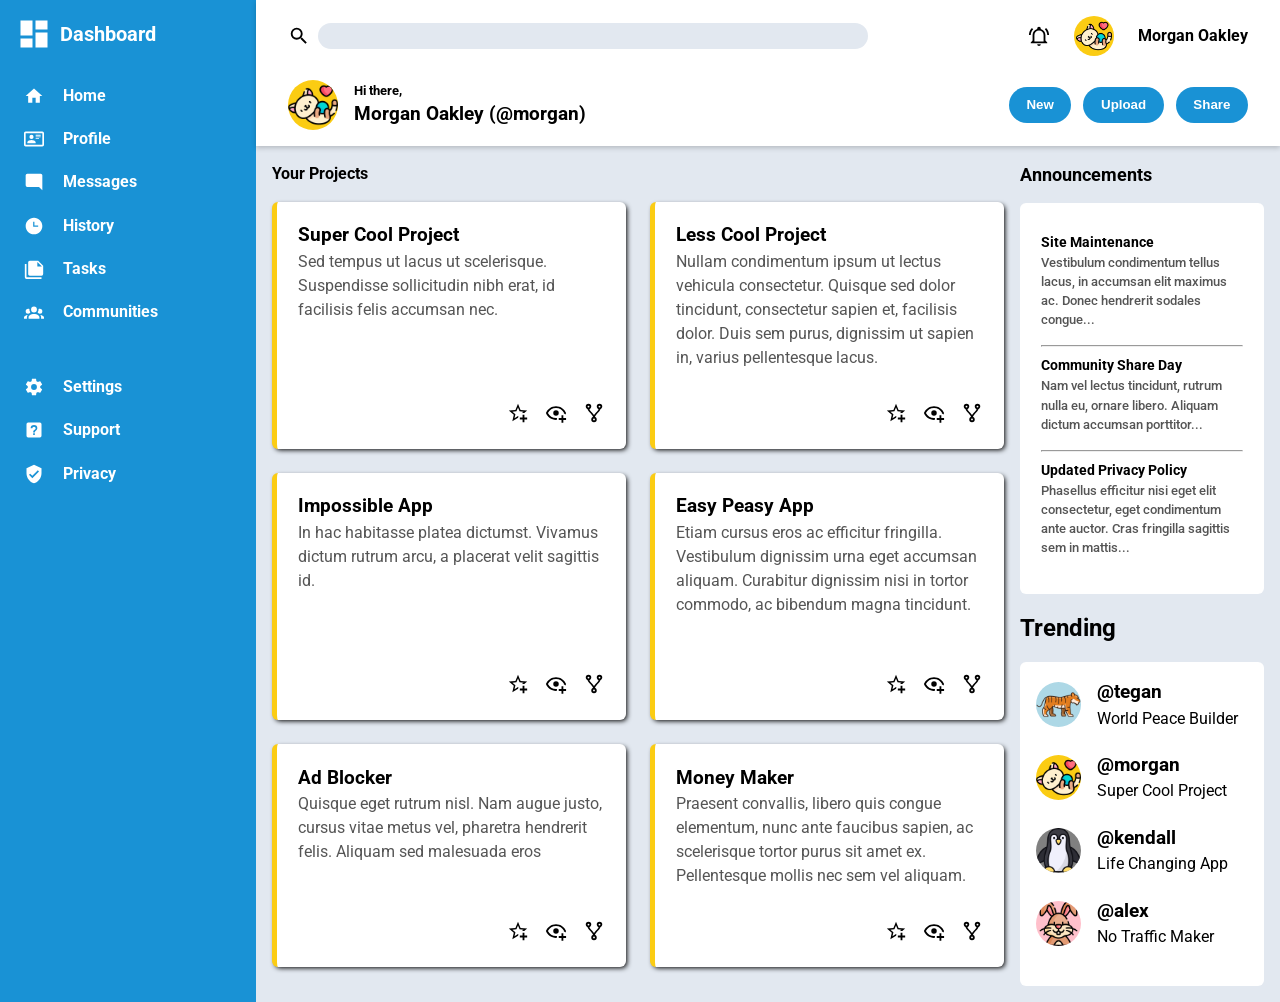
<file: Admin Dashboard/index.html>
<!doctype html>
<html lang="en">
  <head>
    <meta charset="UTF-8" />
    <meta name="viewport" content="width=device-width, initial-scale=1.0" />
    <link rel="preconnect" href="https://fonts.googleapis.com" />
    <link rel="preconnect" href="https://fonts.gstatic.com" crossorigin />
    <link
      href="https://fonts.googleapis.com/css2?family=Roboto:ital,wght@0,100..900;1,100..900&display=swap"
      rel="stylesheet"
    />
    <link rel="stylesheet" href="style.css" />
    <title>Admin Dashboard</title>
  </head>
  <body>
    <div class="grid-container">
      <header>
        <div class="header-top">
          <div class="search">
            <img
              src="./images/magnify.svg"
              alt=""
              width="20px"
              class="search-icon"
            />
            <input type="text" class="input-search" />
          </div>
          <div class="profile">
            <img
              src="./images/bell-ring-outline.svg"
              alt=""
              class="bell-icon"
            />
            <div class="profile-img">
              <img src="./images/cat.png" alt="" />
            </div>
            <p>Morgan Oakley</p>
          </div>
        </div>

        <div class="header-bottom">
          <div class="profile-greeter">
            <img src="./images/cat.png" alt="" />
            <div class="profile-greeter-text">
              <p class="profile-greet">Hi there,</p>
              <p class="profile-name">Morgan Oakley (@morgan)</p>
            </div>
          </div>
          <div class="buttons">
            <button>New</button>
            <button>Upload</button>
            <button>Share</button>
          </div>
        </div>
      </header>
      <section class="sidebar">
        <div class="sidebar-header">
          <img
            src="./images/view-dashboard.svg"
            alt=""
            class="dashboard-icon"
          />
          <h1>Dashboard</h1>
        </div>
        <nav class="sidebar-navigation">
          <ul>
            <li>
              <a href=""><img src="./images/home.svg" alt="" /> Home</a>
            </li>
            <li>
              <a href=""><img src="./images/profile.svg" alt="" /> Profile</a>
            </li>
            <li>
              <a href=""
                ><img src="./images/message-reply.svg" alt="" /> Messages</a
              >
            </li>
            <li>
              <a href=""><img src="./images/history.svg" alt="" /> History</a>
            </li>
            <li>
              <a href=""><img src="./images/tasks.svg" alt="" /> Tasks</a>
            </li>
            <li>
              <a href=""
                ><img src="./images/community.svg" alt="" /> Communities</a
              >
            </li>
          </ul>
          <ul>
            <li>
              <a href=""><img src="./images/settings.svg" alt="" /> Settings</a>
            </li>
            <li>
              <a href=""><img src="./images/help-box.svg" alt="" /> Support</a>
            </li>
            <li>
              <a href=""
                ><img src="./images/shield-check.svg" alt="" /> Privacy</a
              >
            </li>
          </ul>
        </nav>
      </section>
      <main>
        <div class="your-projects">
          <h2>Your Projects</h2>
          <div class="projects-grid">
            <div class="project">
              <h3>Super Cool Project</h3>
              <p>
                Sed tempus ut lacus ut scelerisque. Suspendisse sollicitudin
                nibh erat, id facilisis felis accumsan nec.
              </p>
              <div class="project-icons">
                <button>
                  <img src="./images/star-plus-outline.svg" alt="" />
                </button>
                <button>
                  <img src="./images/eye-plus-outline.svg" alt="" />
                </button>
                <button>
                  <img src="./images/source-fork.svg" alt="" />
                </button>
              </div>
            </div>
            <div class="project">
              <h3>Less Cool Project</h3>
              <p>
                Nullam condimentum ipsum ut lectus vehicula consectetur. Quisque
                sed dolor tincidunt, consectetur sapien et, facilisis dolor.
                Duis sem purus, dignissim ut sapien in, varius pellentesque
                lacus.
              </p>
              <div class="project-icons">
                <button>
                  <img src="./images/star-plus-outline.svg" alt="" />
                </button>
                <button>
                  <img src="./images/eye-plus-outline.svg" alt="" />
                </button>
                <button>
                  <img src="./images/source-fork.svg" alt="" />
                </button>
              </div>
            </div>
            <div class="project">
              <h3>Impossible App</h3>
              <p>
                In hac habitasse platea dictumst. Vivamus dictum rutrum arcu, a
                placerat velit sagittis id.
              </p>
              <div class="project-icons">
                <button>
                  <img src="./images/star-plus-outline.svg" alt="" />
                </button>
                <button>
                  <img src="./images/eye-plus-outline.svg" alt="" />
                </button>
                <button>
                  <img src="./images/source-fork.svg" alt="" />
                </button>
              </div>
            </div>
            <div class="project">
              <h3>Easy Peasy App</h3>
              <p>
                Etiam cursus eros ac efficitur fringilla. Vestibulum dignissim
                urna eget accumsan aliquam. Curabitur dignissim nisi in tortor
                commodo, ac bibendum magna tincidunt.
              </p>
              <div class="project-icons">
                <button>
                  <img src="./images/star-plus-outline.svg" alt="" />
                </button>
                <button>
                  <img src="./images/eye-plus-outline.svg" alt="" />
                </button>
                <button>
                  <img src="./images/source-fork.svg" alt="" />
                </button>
              </div>
            </div>
            <div class="project">
              <h3>Ad Blocker</h3>
              <p>
                Quisque eget rutrum nisl. Nam augue justo, cursus vitae metus
                vel, pharetra hendrerit felis. Aliquam sed malesuada eros
              </p>
              <div class="project-icons">
                <button>
                  <img src="./images/star-plus-outline.svg" alt="" />
                </button>
                <button>
                  <img src="./images/eye-plus-outline.svg" alt="" />
                </button>
                <button>
                  <img src="./images/source-fork.svg" alt="" />
                </button>
              </div>
            </div>
            <div class="project">
              <h3>Money Maker</h3>
              <p>
                Praesent convallis, libero quis congue elementum, nunc ante
                faucibus sapien, ac scelerisque tortor purus sit amet ex.
                Pellentesque mollis nec sem vel aliquam.
              </p>
              <div class="project-icons">
                <button>
                  <img src="./images/star-plus-outline.svg" alt="" />
                </button>
                <button>
                  <img src="./images/eye-plus-outline.svg" alt="" />
                </button>
                <button>
                  <img src="./images/source-fork.svg" alt="" />
                </button>
              </div>
            </div>
          </div>
        </div>

        <div class="announcements">
          <h2>Announcements</h2>
          <div class="announcements-grid">
            <div class="announcement">
              <h3>Site Maintenance</h3>
              <p>
                Vestibulum condimentum tellus lacus, in accumsan elit maximus
                ac. Donec hendrerit sodales congue...
              </p>
            </div>
            <hr />
            <div class="announcement">
              <h3>Community Share Day</h3>
              <p>
                Nam vel lectus tincidunt, rutrum nulla eu, ornare libero.
                Aliquam dictum accumsan porttitor...
              </p>
            </div>
            <hr />
            <div class="announcement">
              <h3>Updated Privacy Policy</h3>
              <p>
                Phasellus efficitur nisi eget elit consectetur, eget condimentum
                ante auctor. Cras fringilla sagittis sem in mattis...
              </p>
            </div>
          </div>
        </div>

        <div class="trendings">
          <h2>Trending</h2>
          <div class="trendings-content">
            <div class="trending">
              <img src="./images/tiger.png" alt="" class="tiger" />
              <div class="trending-profiles">
                <h3>@tegan</h3>
                <p>World Peace Builder</p>
              </div>
            </div>
            <div class="trending">
              <img src="./images/cat.png" alt="" class="cat" />
              <div class="trending-profiles">
                <h3>@morgan</h3>
                <p>Super Cool Project</p>
              </div>
            </div>
            <div class="trending">
              <img src="./images/penguin.png" alt="" class="penguin" />
              <div class="trending-profiles">
                <h3>@kendall</h3>
                <p>Life Changing App</p>
              </div>
            </div>
            <div class="trending">
              <img src="./images/rabbit.png" alt="" class="rabbit" />
              <div class="trending-profiles">
                <h3>@alex</h3>
                <p>No Traffic Maker</p>
              </div>
            </div>
          </div>
        </div>
      </main>
    </div>
  </body>
</html>
</file>
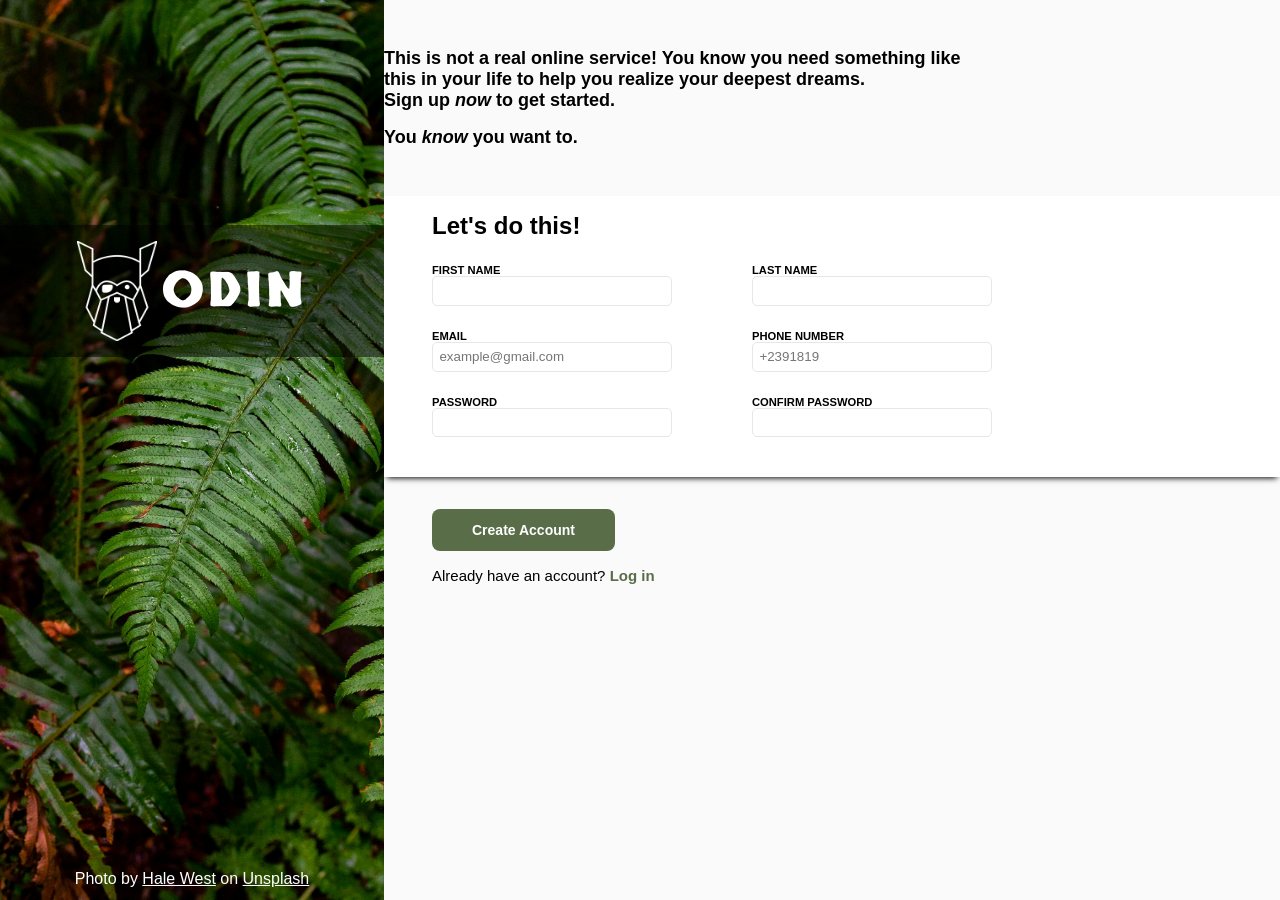
<file: sign-up-form/index.html>
<!doctype html>
<html lang="en">
  <head>
    <meta charset="UTF-8" />
    <meta name="viewport" content="width=device-width, initial-scale=1.0" />
    <link rel="preconnect" href="https://fonts.googleapis.com" />
    <link rel="preconnect" href="https://fonts.gstatic.com" crossorigin />
    <link
      href="https://fonts.googleapis.com/css2?family=Skranji:wght@400;700&display=swap"
      rel="stylesheet"
    />
    <link rel="stylesheet" href="style.css" />
    <title>Sign Up</title>
  </head>
  <body>
    <main>
      <section class="img-section">
        <div class="section-title">
          <img src="./images/odin-lined.png" alt="" class="odin-logo" />
          <h1>ODIN</h1>
        </div>
        <div class="img-by">
          <p>
            Photo by
            <a href="https://unsplash.com/@haliewestphoto" target="_blank"
              >Hale West</a
            >
            on
            <a
              href="https://unsplash.com/photos/green-leaf-plant-in-close-up-photography-25xggax4bSA"
              target="_blank"
              >Unsplash</a
            >
          </p>
        </div>
      </section>

      <section class="form-section">
        <div class="section-text container">
          <p class="section-description">
            This is not a real online service! You know you need something like
            this in your life to help you realize your deepest dreams. <br />
            Sign up <i>now</i> to get started.
          </p>
          <p class="section-sub">You <i>know</i> you want to.</p>
        </div>

        <form action="">
          <div class="form-block">
            <h2 class="form-title">Let's do this!</h2>

            <div class="form-row">
              <div class="input-group">
                <label for="first-name">FIRST NAME</label>
                <input type="text" id="first-name" name="first-name" required />
              </div>
              <div class="input-group">
                <label for="last-name">LAST NAME</label>
                <input type="text" id="last-name" name="last-name" required />
              </div>
            </div>

            <div class="form-row">
              <div class="input-group">
                <label for="email">EMAIL</label>
                <input
                  type="email"
                  id="email"
                  name="email"
                  placeholder="example@gmail.com"
                  required
                />
              </div>

              <div class="input-group">
                <label for="phone-num">PHONE NUMBER</label>
                <input
                  type="tel"
                  id="phone-num"
                  name="phone-num"
                  placeholder="+2391819"
                  required
                />
              </div>
            </div>

            <div class="form-row">
              <div class="input-group">
                <label for="password">PASSWORD</label>
                <input
                  type="password"
                  id="password"
                  name="password"
                  min="8"
                  required
                />
              </div>
              <div class="input-group">
                <label for="confirm-pass">CONFIRM PASSWORD</label>
                <input
                  type="password"
                  id="confirm-pass"
                  name="confirm-pass"
                  min="9"
                  required
                />
              </div>
            </div>
          </div>
          <div class="form-footer">
            <button type="submit" class="submit-btn">Create Account</button>
            <p class="login-text">
              Already have an account? <a href="#" class="login-link">Log in</a>
            </p>
          </div>
        </form>
      </section>
    </main>
  </body>
</html>
</file>
<file: Admin Dashboard/style.css>
*::before,
*::after,
* {
  box-sizing: border-box;
}
* {
  margin: 0;
  padding: 0;
  line-height: 1.5;
}

body {
  font-family: "Roboto", sans-serif;
}

.grid-container {
  display: grid;
  grid-template-columns: 2fr 4fr 4fr;
  grid-template-rows: auto 1fr;
  min-height: 100vh;
}
/* HEADER */
header {
  background-color: #fff;
  grid-column: 2 / 4;
  grid-row: 1;
  box-shadow: 0 2px 5px rgba(0, 0, 0, 0.2);
  padding: 1rem 2rem;
  z-index: 1;
}

.header-top {
  display: flex;
  align-items: center;
  justify-content: space-between;
  gap: 10rem;
}
.search {
  display: flex;
  align-items: center;
  gap: 0.5rem;
  flex: 1;
}
.search-icon,
.bell-icon {
  width: 22px;
}
.input-search {
  padding: 0.2rem 0.5rem;
  border-radius: 100px;
  border: none;
  background-color: #e2e8f0;
  flex: 1;
}

.profile {
  display: flex;
  align-items: center;
  gap: 1.5rem;
}
.profile-img {
  background-color: #fbcc13;
  border-radius: 50%;
  width: 40px;
  height: 40px;
  display: flex;
}
.profile-img img {
  width: 36px;
  margin: auto;
}
.profile p {
  font-weight: 700;
}

.header-bottom {
  display: flex;
  align-items: center;
  justify-content: space-between;
  margin-top: 1.5rem;
}

.profile-greeter {
  display: flex;
  align-items: center;
  gap: 1rem;
}

.profile-greeter img {
  width: 50px;
  height: 50px;
  background-color: #fbcc13;
  border-radius: 50%;
  object-fit: cover;
}

.profile-greet {
  font-size: 0.8rem;
  font-weight: 700;
}

.profile-name {
  font-size: 1.2rem;
  font-weight: 700;
}

.buttons {
  display: flex;
  gap: 0.75rem;
}

.buttons button {
  cursor: pointer;
  background-color: #1992d5;
  border: none;
  padding: 0.5rem 1.1rem;
  border-radius: 100000px;
  color: #fff;
  font-weight: 700;
  max-width: 100px;
}

/* SIDEBAR */
.sidebar {
  background-color: #1992d5;
  grid-column: 1;
  grid-row: 1 / 3;
  color: #fff;
  padding: 1rem;
}

.dashboard-icon {
  filter: invert(1);
  width: 36px;
}

.sidebar-header {
  display: flex;
  align-items: center;
  gap: 0.5rem;
}
.sidebar-header h1 {
  font-size: 1.25rem;
  font-weight: 700;
}

.sidebar-navigation {
  display: flex;
  flex-direction: column;
  gap: 2rem;
  padding: 0.5rem;
  margin-top: 1.5rem;
}

.sidebar-navigation ul {
  list-style: none;
}

.sidebar-navigation ul li {
  margin-bottom: 1.2rem;
}

.sidebar-navigation ul li a {
  display: flex;
  align-items: center;
  gap: 1.2rem;
  text-decoration: none;
  color: #fff;
  font-weight: 700;
}

.sidebar-navigation ul li a img {
  filter: invert(1);
  width: 20px;
}

/* MAIN */
main {
  background-color: #e2e8f0;
  grid-column: 2 / 4;
  display: grid;
  grid-template-columns: 3fr 1fr;
  padding: 1rem;
  gap: 1rem;
}

.your-projects {
  grid-row: 1 / 3;
}

.your-projects h2 {
  margin-bottom: 1rem;
  font-size: 1rem;
}

.projects-grid {
  display: grid;
  grid-template-columns: 1fr 1fr;
  grid-template-rows: repeat(2, 1fr);
  gap: 1.5rem;
}

.project {
  display: flex;
  flex-direction: column;
  padding: 1.2rem 1.3rem;
  background-color: #fff;
  border-left: 5px solid #fbcc13;
  border-radius: 6px;
  box-shadow: 2px 2px 5px -1px #000;
}
.project h3 {
  font-size: 1.2rem;
  font-weight: 700;
}
.project p {
  margin-bottom: 2rem;
  color: #555;
}
.project-icons {
  display: flex;
  align-items: center;
  justify-content: flex-end;
  gap: 1rem;
  margin-top: auto;
}
.project-icons button {
  cursor: pointer;
  background: none;
  border: none;
}
.project-icons img {
  width: 22px;
}
.announcements h2 {
  font-size: 1.1rem;
  margin-bottom: 0.9rem;
}
.announcements-grid {
  background-color: #fff;
  padding: 1.3rem;
  border-radius: 6px;
}
.announcement {
  margin-top: 0.5rem;
  margin-bottom: 1rem;
}
.announcement h3 {
  font-size: 14px;
}
.announcement p {
  font-size: 0.8rem;
  color: #555;
  font-weight: 500;
}
.trendings-content {
  background-color: #fff;
  padding: 1rem;
  border-radius: 6px;
}
.trendings h2 {
  margin-bottom: 1rem;
}
.trending {
  display: flex;
  align-items: center;
  gap: 1rem;
  margin-bottom: 1.3rem;
}

.trending img {
  width: 45px;
  border-radius: 50%;
  object-fit: cover;
}
.tiger {
  background-color: lightblue;
}
.cat {
  background-color: #fbcc13;
}

.penguin {
  background-color: grey;
}
.rabbit {
  background-color: pink;
}
</file>
<file: sign-up-form/style.css>
:root {
  --btn-color: #596d48;
  --input-color: #e5e7eb;
}

*::before,
*::after,
* {
  box-sizing: border-box;
}

* {
  margin: 0;
  padding: 0;
}

body {
  font-family: sans-serif;
}

.img-section {
  display: block;
  position: relative;
  width: 30%;
  min-height: 100vh;
  background-image: url("./images/leaf-plant.jpg");
  background-repeat: no-repeat;
  background-size: cover;
}

.section-title {
  position: absolute;
  top: 25%;
  left: 0;
  width: 100%;
  display: flex;
  align-items: center;
  justify-content: center;
  gap: 5px;
  background-color: rgba(0, 0, 0, 0.5);
  padding: 1rem 0;
}

.section-title h1 {
  font-family: "Skranji", system-ui;
  color: #fff;
  font-size: 3rem;
  letter-spacing: 4px;
}
.odin-logo {
  width: 80px;
  height: 100px;
}

.img-by {
  position: absolute;
  bottom: 0;
  left: 0;
  right: 0;
  text-align: center;
  padding: 0.75rem 0;
  color: #fff;
}

.img-by p > a {
  color: #fff;
}

/* form */
main {
  display: flex;
}

.form-section {
  background-color: #fafafa;
  flex: 1;
}
.section-text p {
  font-size: 18px;
}

.form-block {
  width: 100%;
  background-color: #fff;
  box-shadow: 0 4px 6px -3px #000;
  padding: 1rem 3rem;
  margin-top: 3rem;
}
.form-title {
  margin-bottom: 1.5rem;
}

.input-group {
  display: flex;
  flex-direction: column;
  width: 240px;
}
.form-row {
  display: flex;
  gap: 5rem;
  margin-bottom: 1.5rem;
}

.input-group input {
  padding: 0.4rem;
  border: 1px solid var(--input-color);
  border-radius: 5px;
}
.input-group label {
  font-size: 0.7rem;
  font-weight: bold;
}

input:focus {
  border: 1px solid blue;
  outline: none;
}

input[type="password"]:user-valid {
  border: 1px solid red;
  outline: none;
}

.container {
  width: 100%;
  max-width: 900px;
}

.section-description,
.section-sub {
  max-width: 60ch;
  font-weight: 600;
}

.section-description {
  margin-bottom: 1rem;
}

.section-text {
  margin: 3rem auto 0;
}

.form-footer {
  margin-top: 2rem;
  margin-left: 3rem;
}
.submit-btn {
  background-color: var(--btn-color);
  border: none;
  padding: 0.8rem 2.5rem;
  border-radius: 8px;
  color: #fff;
  font-size: 14px;
  font-weight: 600;
  cursor: pointer;
}

.login-text {
  margin-top: 1rem;
  font-size: 15px;
}
.login-link {
  color: #596d48;
  text-decoration: none;
  font-weight: 600;
}
</file>
